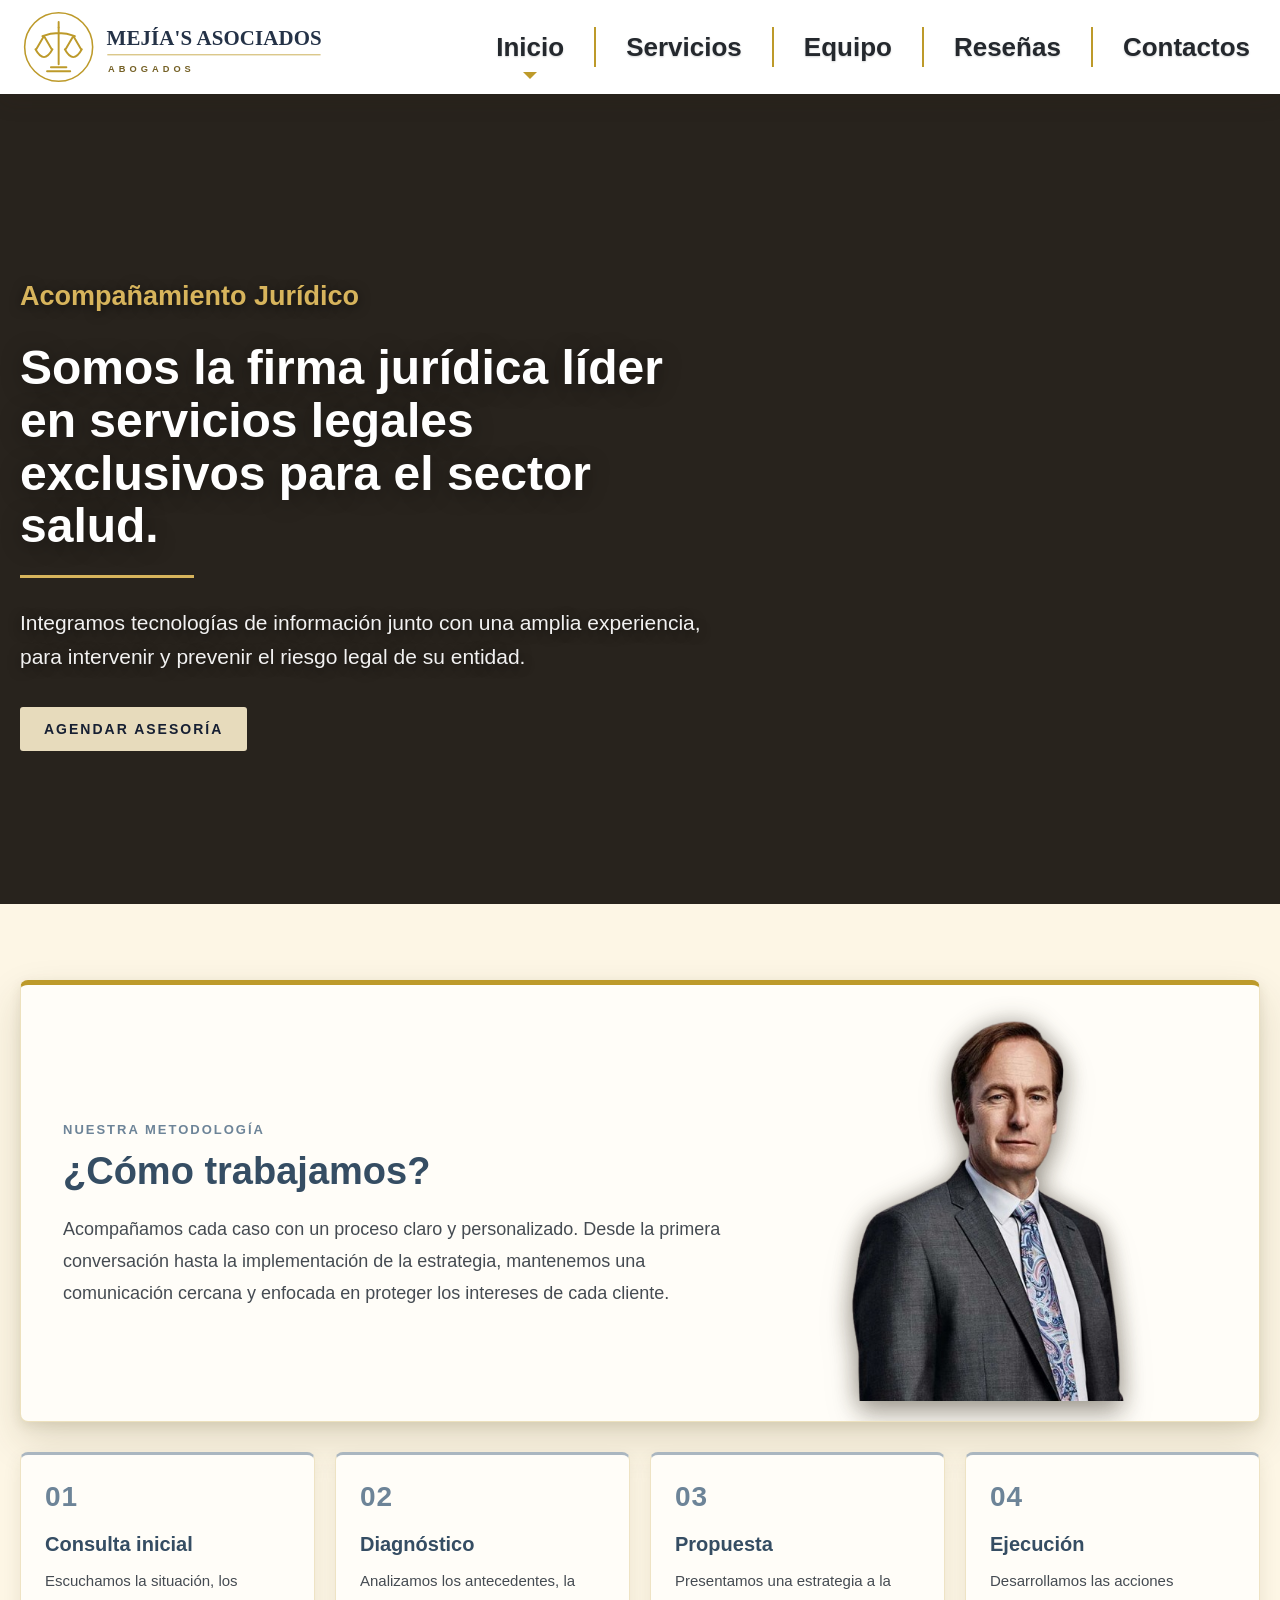
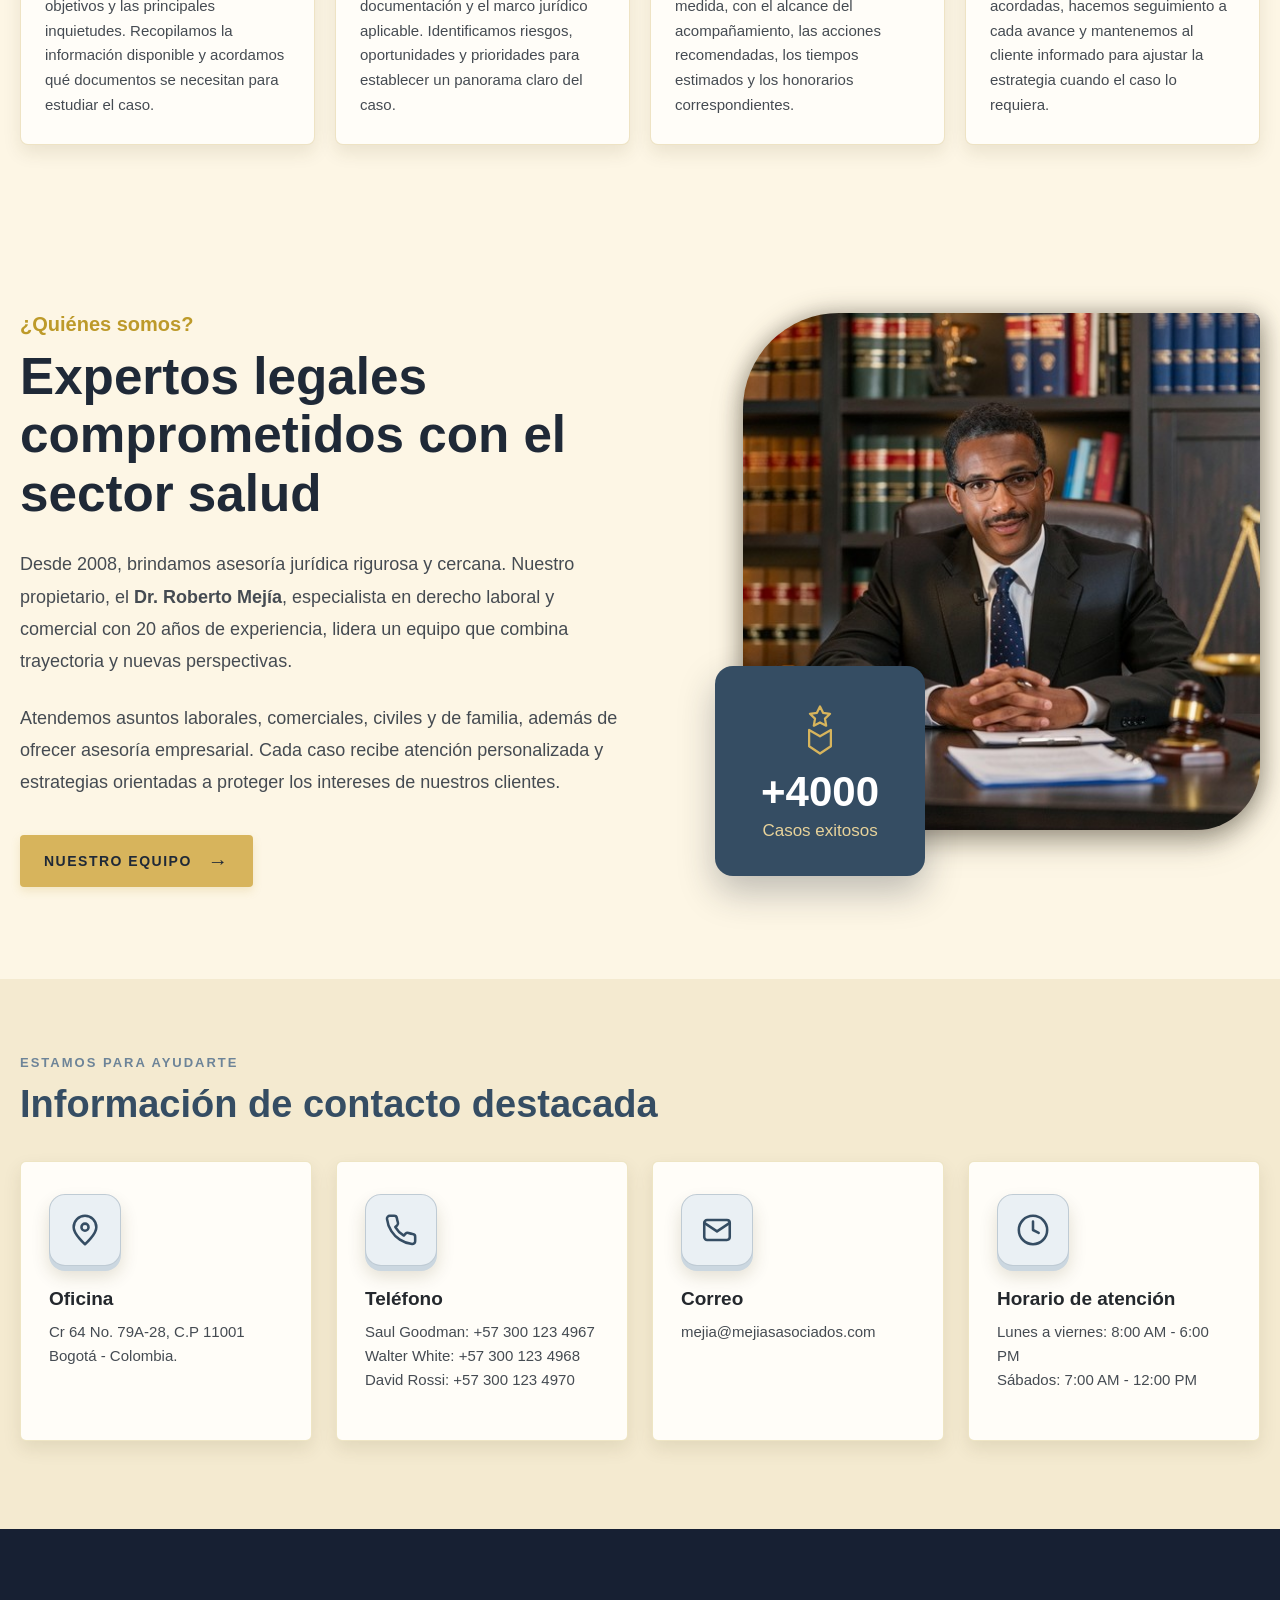
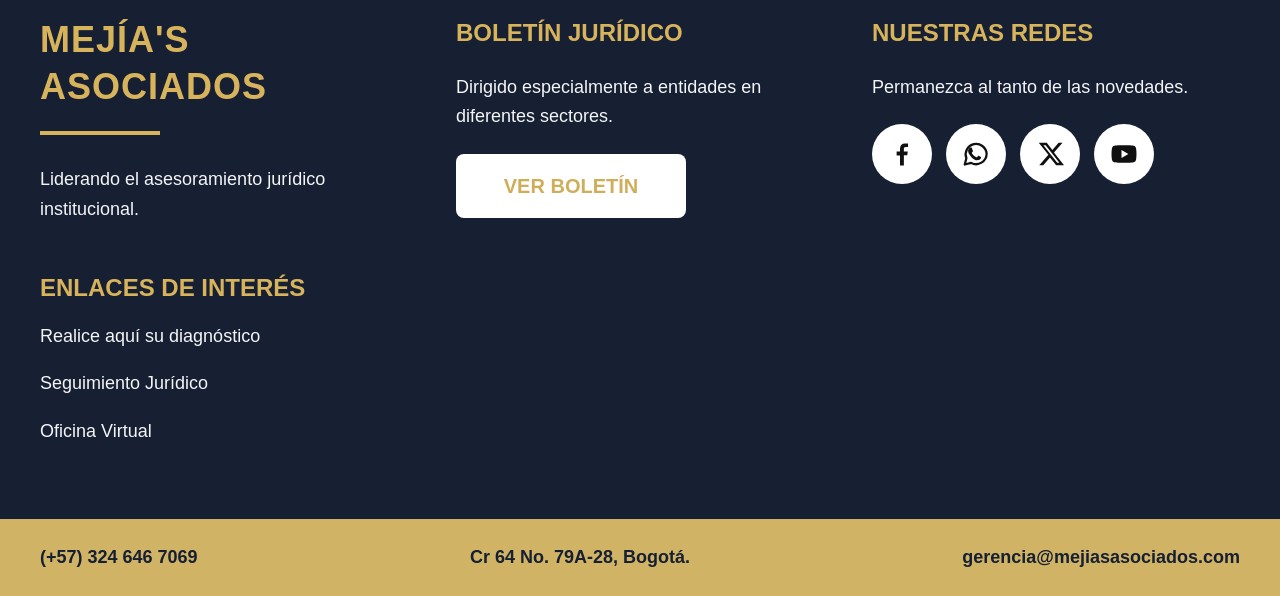
<file: index.html>
<!DOCTYPE html>
<html lang="en">

<head>
    <meta charset="UTF-8">
    <meta name="viewport" content="width=device-width, initial-scale=1.0">
    <title>Mejia's Asociados - Abogados</title>
    <link rel="stylesheet" href="inicio.css">
</head>

<body class="background-video">
    <div class="contenedorPrincipal">
        <div class="barraNavegacion-1-1">
            <img class="img-logoPrincipal" src="./Imagenes/logo-mejias-asociados.svg"
                alt="Mejía's Asociados Abogados">
            <input class="menu-toggle" type="checkbox" id="menu-toggle" aria-label="Abrir menú de navegación">
            <label class="boton-menu" for="menu-toggle" aria-controls="menu-navegacion">
                <span></span>
                <span></span>
                <span></span>
            </label>
            <div class="barraNavegacion-1-2" id="menu-navegacion">
                <h1 class="seccion-actual" aria-current="page">Inicio</h1>
                <div class="separador"></div>
                <h1>Servicios</h1>
                <div class="separador"></div>
                <h1>Equipo</h1>
                <div class="separador"></div>
                <h1>Reseñas</h1>
                <div class="separador"></div>
                <h1>Contactos</h1>
            </div>
        </div>
        <div class="hero">
            <video autoplay muted loop playsinline class="video-fondo">
                <source src="./videos/video-hero.mp4" type="video/mp4">
            </video>
            <div class="hero-contenido">
                <p class="hero-etiqueta">Acompañamiento Jurídico</p>
                <h1>Somos la firma jurídica líder en servicios legales exclusivos para el sector salud.</h1>
                <div class="hero-regla"></div>
                <p style="font-family: Arial, Helvetica, sans-serif;">Integramos tecnologías de información junto con
                    una amplia experiencia, para intervenir y prevenir el
                    riesgo legal de su entidad.</p>
                <a class="hero-boton" href="#contactos">Agendar asesoría</a>
            </div>
        </div>
        <section class="info-comoTrabajamos" id="como-trabajamos" aria-labelledby="titulo-como-trabajamos">
            <div class="seccion-tarjeta">
                <div class="seccion-contenido">
                    <p class="seccion-etiqueta">Nuestra metodología</p>
                    <h2 id="titulo-como-trabajamos">¿Cómo trabajamos?</h2>
                    <p>Acompañamos cada caso con un proceso claro y personalizado. Desde la primera conversación hasta
                        la implementación de la estrategia, mantenemos una comunicación cercana y enfocada en proteger
                        los intereses de cada cliente.</p>
                </div>
                <div class="seccion-imagen">
                    <img src="./Imagenes/abogado1.png" alt="Abogado de Mejia's Asociados">
                </div>
            </div>
            <ol class="proceso-etapas" aria-label="Etapas de nuestro proceso de trabajo">
                <li class="proceso-etapa">
                    <span class="proceso-numero" aria-hidden="true">01</span>
                    <h3>Consulta inicial</h3>
                    <p>Escuchamos la situación, los objetivos y las principales inquietudes. Recopilamos la información
                        disponible y acordamos qué documentos se necesitan para estudiar el caso.</p>
                </li>
                <li class="proceso-etapa">
                    <span class="proceso-numero" aria-hidden="true">02</span>
                    <h3>Diagnóstico</h3>
                    <p>Analizamos los antecedentes, la documentación y el marco jurídico aplicable. Identificamos
                        riesgos, oportunidades y prioridades para establecer un panorama claro del caso.</p>
                </li>
                <li class="proceso-etapa">
                    <span class="proceso-numero" aria-hidden="true">03</span>
                    <h3>Propuesta</h3>
                    <p>Presentamos una estrategia a la medida, con el alcance del acompañamiento, las acciones
                        recomendadas, los tiempos estimados y los honorarios correspondientes.</p>
                </li>
                <li class="proceso-etapa">
                    <span class="proceso-numero" aria-hidden="true">04</span>
                    <h3>Ejecución</h3>
                    <p>Desarrollamos las acciones acordadas, hacemos seguimiento a cada avance y mantenemos al cliente
                        informado para ajustar la estrategia cuando el caso lo requiera.</p>
                </li>
            </ol>
        </section>

        <section class="sobre-nosotros" id="sobre-nosotros" aria-labelledby="titulo-sobre-nosotros">
            <div class="sobre-nosotros-diseno">
                <div class="sobre-nosotros-contenido">
                    <p class="seccion-etiqueta">¿Quiénes somos?</p>
                    <h2 id="titulo-sobre-nosotros">Expertos legales comprometidos con el sector salud</h2>
                    <p>Desde 2008, brindamos asesoría jurídica rigurosa y cercana. Nuestro propietario, el <strong>Dr. Roberto Mejía</strong>, especialista en derecho laboral y comercial con 20 años de experiencia, lidera un equipo que combina trayectoria y nuevas perspectivas.</p>
                    <p>Atendemos asuntos laborales, comerciales, civiles y de familia, además de ofrecer asesoría empresarial. Cada caso recibe atención personalizada y estrategias orientadas a proteger los intereses de nuestros clientes.</p>
                    <a class="sobre-nosotros-boton" href="#contactos">Nuestro equipo <span aria-hidden="true">→</span></a>
                </div>
                <div class="sobre-nosotros-visual">
                    <img src="./Imagenes/abogado2.jpg" alt="Abogado de Mejia's Asociados en su oficina">
                    <div class="sobre-nosotros-casos" aria-label="Más de 4000 casos exitosos">
                        <svg viewBox="0 0 64 64" fill="none" aria-hidden="true">
                            <path d="m32 6 3.4 7 7.7 1.1-5.6 5.4 1.3 7.7-6.8-3.6-6.8 3.6 1.3-7.7-5.6-5.4 7.7-1.1L32 6Z"
                                stroke="currentColor" stroke-width="2.5" stroke-linejoin="round" />
                            <path d="m20 32 12 7 12-7v18l-12 8-12-8V32Z" stroke="currentColor" stroke-width="2.5"
                                stroke-linejoin="round" />
                        </svg>
                        <strong>+4000</strong>
                        <span>Casos exitosos</span>
                    </div>
                </div>
            </div>
        </section>

        <section class="contactos-destacados" id="contactos" aria-labelledby="titulo-contactos">
            <div class="contactos-cabecera">
                <p class="seccion-etiqueta">Estamos para ayudarte</p>
                <h2 id="titulo-contactos">Información de contacto destacada</h2>
            </div>
            <div class="contactos-grid">
                <article class="contacto-card">
                    <div class="contacto-icono" aria-hidden="true">
                        <svg viewBox="0 0 24 24" fill="none" stroke="currentColor" stroke-width="1.8"
                            stroke-linecap="round" stroke-linejoin="round">
                            <path d="M20 10c0 5-8 12-8 12S4 15 4 10a8 8 0 1 1 16 0Z"></path>
                            <circle cx="12" cy="10" r="2.5"></circle>
                        </svg>
                    </div>
                    <h3>Oficina</h3>
                    <p>Cr 64 No. 79A-28, C.P 11001
                        Bogotá - Colombia.</p>
                </article>
                <article class="contacto-card">
                    <div class="contacto-icono" aria-hidden="true">
                        <svg viewBox="0 0 24 24" fill="none" stroke="currentColor" stroke-width="1.8"
                            stroke-linecap="round" stroke-linejoin="round">
                            <path
                                d="M22 16.9v3a2 2 0 0 1-2.2 2 19.8 19.8 0 0 1-8.6-3.1 19.4 19.4 0 0 1-6-6A19.8 19.8 0 0 1 2.1 4.2 2 2 0 0 1 4.1 2h3a2 2 0 0 1 2 1.7c.1 1 .4 2 .7 2.9a2 2 0 0 1-.5 2.1L8 9.9a16 16 0 0 0 6 6l1.2-1.3a2 2 0 0 1 2.1-.5c.9.3 1.9.6 2.9.7a2 2 0 0 1 1.8 2.1Z">
                            </path>
                        </svg>
                    </div>
                    <h3>Teléfono</h3>
                    <p>Saul Goodman: +57 300 123 4967 <br>
                        Walter White: +57 300 123 4968 <br>
                        David Rossi: +57 300 123 4970 <br>

                    </p>
                </article>
                <article class="contacto-card">
                    <div class="contacto-icono" aria-hidden="true">
                        <svg viewBox="0 0 24 24" fill="none" stroke="currentColor" stroke-width="1.8"
                            stroke-linecap="round" stroke-linejoin="round">
                            <rect x="3" y="5" width="18" height="14" rx="2"></rect>
                            <path d="m3 7 9 6 9-6"></path>
                        </svg>
                    </div>
                    <h3>Correo</h3>
                    <p>mejia@mejiasasociados.com</p>
                </article>
                <article class="contacto-card">
                    <div class="contacto-icono" aria-hidden="true">
                        <svg viewBox="0 0 24 24" fill="none" stroke="currentColor" stroke-width="1.8"
                            stroke-linecap="round" stroke-linejoin="round">
                            <circle cx="12" cy="12" r="10"></circle>
                            <path d="M12 6v6l4 2"></path>
                        </svg>
                    </div>
                    <h3>Horario de atención</h3>
                    <p>Lunes a viernes: 8:00 AM - 6:00 PM <br>
                        Sábados: 7:00 AM - 12:00 PM</p>
                </article>
            </div>
        </section>
        <footer class="pie-pagina">
            <div class="pie-pagina-contenido">
                <div class="pie-pagina-marca">
                    <h2>MEJÍA'S ASOCIADOS</h2>
                    <div class="pie-pagina-regla" aria-hidden="true"></div>
                    <p>Liderando el asesoramiento jurídico institucional.</p>
                </div>
                <div class="pie-pagina-boletin">
                    <h2>BOLETÍN JURÍDICO</h2>
                    <p>Dirigido especialmente a entidades en diferentes sectores.</p>
                    <a href="mailto:gerencia@mejiasasociados.com?subject=Bolet%C3%ADn%20jur%C3%ADdico">VER BOLETÍN</a>
                </div>
                <div class="pie-pagina-redes">
                    <h2>NUESTRAS REDES</h2>
                    <p>Permanezca al tanto de las novedades.</p>
                    <div class="pie-pagina-redes-lista">
                        <a href="https://www.facebook.com/" target="_blank" rel="noopener noreferrer"
                            aria-label="Facebook">
                            <svg viewBox="0 0 24 24" aria-hidden="true">
                                <path d="M13.5 21v-8h2.7l.4-3.1h-3.1v-2c0-.9.3-1.5 1.6-1.5h1.7V3.6c-.3 0-1.3-.1-2.4-.1-2.4 0-4 1.5-4 4.2v2.3H7.7v3.1h2.7v8h3.1Z" />
                            </svg>
                        </a>
                        <button type="button" aria-label="WhatsApp">
                            <svg viewBox="0 0 24 24" aria-hidden="true">
                                <path d="M20.5 11.7a8.4 8.4 0 0 1-12.4 7.4L3 20.4l1.3-5a8.4 8.4 0 1 1 16.2-3.7Z" fill="none" stroke="currentColor" stroke-width="1.8" stroke-linejoin="round" />
                                <path d="M8.5 7.8c-.3-.6-.6-.6-.9-.6h-.7c-.3 0-.7.1-1 .5s-1.3 1.3-1.3 3.1 1.3 3.5 1.5 3.7c.2.3 2.5 4 6.1 5.4 3 .1 3.6-.1 4.3-.8s.9-1.4 1-1.7c.1-.3.1-.6-.1-.7l-2.2-1.1c-.3-.1-.5-.2-.7.2l-.9 1.1c-.2.2-.4.3-.7.1a9 9 0 0 1-2.7-1.7 10 10 0 0 1-1.8-2.3c-.2-.3 0-.5.1-.7l.6-.7c.2-.2.2-.4.3-.6.1-.2 0-.5-.1-.7l-1-2.5Z" transform="translate(2 1) scale(.8)" fill="currentColor" />
                            </svg>
                        </button>
                        <a href="https://x.com/" target="_blank" rel="noopener noreferrer" aria-label="X">
                            <svg viewBox="0 0 24 24" aria-hidden="true">
                                <path d="M18.9 3H22l-6.8 7.8L23.2 21h-6.3L12 14.8 6.6 21H3.4l7.3-8.4L3 3h6.4l4.5 5.8L18.9 3Zm-1.1 16h1.7L8.5 4.9H6.7L17.8 19Z" />
                            </svg>
                        </a>
                        <a href="https://www.youtube.com/" target="_blank" rel="noopener noreferrer"
                            aria-label="YouTube">
                            <svg viewBox="0 0 24 24" aria-hidden="true">
                                <path d="M21.6 7.2a2.5 2.5 0 0 0-1.8-1.8C18.2 5 12 5 12 5s-6.2 0-7.8.4a2.5 2.5 0 0 0-1.8 1.8A26 26 0 0 0 2 12a26 26 0 0 0 .4 4.8 2.5 2.5 0 0 0 1.8 1.8C5.8 19 12 19 12 19s6.2 0 7.8-.4a2.5 2.5 0 0 0 1.8-1.8A26 26 0 0 0 22 12a26 26 0 0 0-.4-4.8ZM10 15.2V8.8l5.5 3.2-5.5 3.2Z" />
                            </svg>
                        </a>
                    </div>
                </div>
                <div class="pie-pagina-enlaces">
                    <h2>ENLACES DE INTERÉS</h2>
                    <a href="#contactos">Realice aquí su diagnóstico</a>
                    <a href="#contactos">Seguimiento Jurídico</a>
                    <a href="#contactos">Oficina Virtual</a>
                </div>
            </div>
            <div class="pie-pagina-contacto">
                <div>
                    <a href="tel:+573246467069">(+57) 324 646 7069</a>
                    <span>Cr 64 No. 79A-28, Bogotá.</span>
                    <a href="mailto:gerencia@mejiasasociados.com">gerencia@mejiasasociados.com</a>
                </div>
            </div>
        </footer>
    </div>
    </div>
</body>

</html>
</file>
<file: inicio.css>
* {
    padding: 0px;
    border: 0px;
    margin: 0px;
    box-sizing: border-box;
}

:root {
    --azul-profundo: #354d63;
    --azul-medio: #6d8498;
    --azul-claro: #eaf0f4;
    --texto-principal: #24282d;
    --texto-secundario: #454b52;
}

.contenedorPrincipal {
    display: flex;
    flex-direction: column;
    align-items: stretch;
    padding-top: 94px;
}

.img-logoPrincipal {
    display: block;
    align-self: center;
    width: min(340px, 100%);
    height: auto;
    margin: 8px 0;
}

.barraNavegacion-1-1 {
    position: fixed;
    top: 0;
    left: 0;
    z-index: 100;
    display: grid;
    align-items: center;
    grid-template-columns: 30% 70%;
    width: 100%;
    min-height: 94px;
    background-color: white;
    padding: 0 20px;
    box-shadow: 0 8px 20px rgba(47, 38, 19, 0.14);
}

.botonInicio {
    background-color: #bd9a2a;
    padding: 4px;
    border-radius: 10px 0px 10px 0px;
}

.barraNavegacion-1-2 {
    display: flex;
    flex-direction: row;
    justify-content: center;
    justify-content: flex-end;
    gap: 20px;
    align-items: center;
    font-family: Arial, Helvetica, sans-serif;
    font-size: small;
    color: var(--texto-principal);
}

.menu-toggle {
    position: absolute;
    width: 1px;
    height: 1px;
    overflow: hidden;
    clip: rect(0, 0, 0, 0);
    white-space: nowrap;
    clip-path: inset(50%);
}

.boton-menu {
    display: none;
}

.barraNavegacion-1-2 h1 {
    position: relative;
    cursor: pointer;
    padding: 6px 10px;
    border-radius: 8px;
    text-shadow: 0 1px 2px rgba(36, 40, 45, 0.2);
    transition: background-color 0.3s ease, color 0.3s ease, transform 0.2s ease, box-shadow 0.3s ease;
}

.barraNavegacion-1-2 h1.seccion-actual::after {
    position: absolute;
    bottom: -10px;
    left: 50%;
    width: 0;
    height: 0;
    border-right: 7px solid transparent;
    border-bottom: 0;
    border-left: 7px solid transparent;
    border-top: 7px solid #bd9a2a;
    content: "";
    transform: translateX(-50%);
}

.barraNavegacion-1-2 h1:hover {
    background-color: #bd9a2a;
    /* Fondo dorado al pasar el cursor */
    color: #ffffff;
    /* Texto en blanco para hacer contraste */
    text-shadow: 0 1px 2px rgba(46, 36, 8, 0.3);
    transform: translateY(-2px);
    /* Eleva ligeramente la sección */
    box-shadow: 0px 4px 10px rgba(189, 154, 42, 0.4);
    /* Resplandor/brillo dorado */
}

.separador {
    width: 0;
    border: 1px solid #bd9a2a;
    height: 40px;
}

@media (max-width: 1112px) {
    .contenedorPrincipal {
        padding-top: 0;
    }

    .barraNavegacion-1-1 {
        position: relative;
        display: flex;
        flex-wrap: wrap;
        justify-content: space-between;
        align-items: center;
        padding: 0 20px;
    }

    .img-logoPrincipal {
        margin: 8px 0;
    }

    .boton-menu {
        display: flex;
        flex-direction: column;
        justify-content: center;
        gap: 5px;
        width: 48px;
        height: 48px;
        padding: 12px;
        border: 2px solid #bda146;
        border-radius: 4px;
        background: #bda146;
        cursor: pointer;
        transition: transform 0.2s ease, box-shadow 0.2s ease, background-color 0.2s ease;
    }

    .boton-menu:hover {
        transform: translateY(-3px);
        background-color: #d7b45c;
        box-shadow: 0 6px 16px rgba(189, 154, 42, 0.55);
    }

    .boton-menu span {
        display: block;
        width: 100%;
        height: 2px;
        background: #fffcfc;
        transition: transform 0.5s ease, opacity 0.2s ease;
    }

    .menu-toggle:focus-visible + .boton-menu {
        outline: 3px solid rgba(189, 154, 42, 0.55);
        outline-offset: 3px;
    }

    .barraNavegacion-1-2 {
        position: absolute;
        top: 100%;
        right: 16px;
        z-index: 10;
        display: none;
        flex-direction: column;
        align-items: stretch;
        gap: 2px;
        width: min(320px, calc(100vw - 32px));
        padding: 10px;
        background: #b5b4a7;
        box-shadow: 0 10px 24px rgba(0, 0, 0, 0.18);
    }

    .menu-toggle:checked ~ .barraNavegacion-1-2 {
        display: flex;
    }

    .barraNavegacion-1-2 h1 {
        padding: 12px;
        font-size: 16px;
    }

    .barraNavegacion-1-2 h1.seccion-actual::after {
        bottom: 2px;
    }

    .separador {
        display: none;
    }

    .menu-toggle:checked + .boton-menu span:first-child {
        transform: translateY(7px) rotate(45deg);
    }

    .menu-toggle:checked + .boton-menu span:nth-child(2) {
        opacity: 0;
    }

    .menu-toggle:checked + .boton-menu span:last-child {
        transform: translateY(-7px) rotate(-45deg);
    }
}

.hero {
    position: relative;
    z-index: 1;
    display: flex;
    align-items: center;
    justify-content: flex-start;
    width: 100%;
    min-height: 90vh;
    padding: 10px 20px;
    overflow: hidden;
    color: #ffffff;
    background: #28231d;
    transition: transform 0.3s ease, box-shadow 0.3s ease;
}

.hero:hover {
    z-index: 2;
    transform: translateY(-8px);
    box-shadow: 0 28px 52px rgba(40, 35, 29, 0.38);
}

.video-fondo {
    position: absolute;
    top: 0;
    left: 0;
    width: 100%;
    height: 100%;
    object-fit: cover;
    z-index: 1;
    filter: blur(8px) brightness(0.5);
    /* Tu difuminado y oscurecimiento juntos */
}


.hero-contenido {
    position: relative;
    z-index: 3;
    display: flex;
    flex-direction: column;
    align-items: flex-start;
    width: min(760px, 100%);
    color: #ffffff;
    text-align: left;
}

.hero-contenido .hero-etiqueta {
    margin-bottom: 24px;
    color: #d7b45c;
    font-size: 27px;
    font-family: Arial, Helvetica, sans-serif;
    font-weight: 700;
}

.hero-contenido h1 {
    font-family: Arial, Helvetica, sans-serif;
    max-width: 700px;
    font-size: 48px;
    font-weight: 800;
    line-height: 1.1;
    text-shadow: 0 3px 22px rgba(0, 0, 0, 0.4);
}

.hero-contenido p {
    max-width: 720px;
    margin-top: 28px;
    color: rgba(255, 255, 255, 0.94);
    font-size: 21px;
    line-height: 1.6;
    text-shadow: 0 2px 12px rgba(0, 0, 0, 0.55);
}

.hero-regla {
    width: 174px;
    height: 3px;
    margin-top: 22px;
    background: #d7b45c;
}

.hero-boton {
    display: inline-flex;
    align-items: center;
    gap: 12px;
    margin-top: 34px;
    padding: 14px 24px;
    border-radius: 3px;
    background: #e7dbbc;
    color: #172033;
    font-family: Arial, Helvetica, sans-serif;
    font-size: 14px;
    font-weight: 800;
    letter-spacing: 2px;
    text-decoration: none;
    text-transform: uppercase;
    transition: background-color 0.3s ease, color 0.3s ease, transform 0.2s ease, box-shadow 0.3s ease;
}

.hero-boton:hover {
    transform: translateY(-2px);
    background: #bd9a2a;
    box-shadow: 0px 4px 10px rgba(189, 154, 42, 0.4);
    color: white;

}

@media (max-width: 700px) {
    .hero {
        min-height: 500px;
        padding: 56px 20px;
    }

    .hero-contenido h1 {
        font-size: 38px;
    }

    .hero-contenido .hero-etiqueta {
        margin-bottom: 18px;
        font-size: 22px;
    }

    .hero-contenido p {
        margin-top: 22px;
        font-size: 17px;
    }

    .hero-boton {
        margin-top: 26px;
    }
}

@media (max-width: 368px) { 

    .img-logoPrincipal {
        width: 200px;
        margin: 8px 0;
    }

}

.info-comoTrabajamos,
.sobre-nosotros {
    padding: 76px 20px;
    background: #fdf6e5;
    color: var(--texto-principal);
    font-family: Arial, Helvetica, sans-serif;
}

.seccion-tarjeta {
    display: grid;
    grid-template-columns: minmax(0, 1.2fr) minmax(260px, 0.8fr);
    align-items: center;
    gap: 32px;
    padding: 36px 42px 10px;
    overflow: hidden;
    border: 1px solid rgba(189, 154, 42, 0.28);
    border-top: 5px solid #bd9a2a;
    border-radius: 8px;
    background: #fffdf8;
    box-shadow: 0 18px 40px rgba(69, 54, 14, 0.16), 0 4px 12px rgba(69, 54, 14, 0.1);
    transition: transform 0.3s ease, box-shadow 0.3s ease, border-color 0.3s ease;
}

.seccion-tarjeta:hover {
    transform: translateY(-8px);
    border-color: rgba(189, 154, 42, 0.55);
    box-shadow: 0 28px 52px rgba(69, 54, 14, 0.24), 0 10px 22px rgba(69, 54, 14, 0.16);
}

.proceso-etapas {
    display: grid;
    grid-template-columns: repeat(4, minmax(0, 1fr));
    gap: 20px;
    margin-top: 30px;
    padding: 0;
    list-style: none;
}

.proceso-etapa {
    min-height: 250px;
    padding: 26px 24px;
    border: 1px solid rgba(189, 154, 42, 0.25);
    border-top: 3px solid rgba(109, 132, 152, 0.58);
    border-radius: 8px;
    background: #fffdf8;
    box-shadow: 0 8px 18px rgba(69, 54, 14, 0.1);
    transition: transform 0.25s ease, box-shadow 0.25s ease, border-color 0.25s ease;
}

.proceso-etapa:hover {
    transform: translateY(-6px);
    border-color: var(--azul-medio);
    box-shadow: 0 8px 20px rgba(109, 132, 152, 0.2), 0 18px 30px rgba(69, 54, 14, 0.14);
}

.proceso-numero {
    display: inline-block;
    margin-bottom: 18px;
    color: var(--azul-medio);
    font-size: 28px;
    font-weight: 800;
    letter-spacing: 1px;
}

.proceso-etapa h3 {
    color: var(--azul-profundo);
    font-size: 20px;
    line-height: 1.3;
}

.proceso-etapa p {
    margin-top: 12px;
    color: var(--texto-secundario);
    font-size: 15px;
    line-height: 1.65;
}

.seccion-contenido,
.contactos-cabecera,
.contactos-grid {
    width: 100%;
    margin: 0;
}

.seccion-etiqueta {
    margin-bottom: 12px;
    color: var(--azul-medio);
    font-size: 13px;
    font-weight: 800;
    letter-spacing: 2px;
    text-transform: uppercase;
}

.seccion-contenido h2,
.contactos-cabecera h2 {
    color: var(--azul-profundo);
    font-size: 38px;
    line-height: 1.2;
}

.seccion-contenido > p:not(.seccion-etiqueta) {
    max-width: 850px;
    margin-top: 18px;
    color: var(--texto-secundario);
    font-size: 18px;
    line-height: 1.8;
}

.seccion-imagen {
    display: flex;
    align-items: flex-end;
    justify-content: center;
    align-self: stretch;
    min-width: 0;
}

.seccion-imagen img {
    display: block;
    width: min(100%, 390px);
    height: 390px;
    object-fit: contain;
    object-position: center bottom;
    filter: drop-shadow(0 0 12px rgba(46, 38, 23, 0.38)) drop-shadow(0 14px 12px rgba(46, 38, 23, 0.28));
    transform: translateY(-10px);
    transition: transform 0.3s ease, filter 0.3s ease;
}

.sobre-nosotros .seccion-tarjeta {
    grid-template-columns: minmax(0, 1fr);
}

.sobre-nosotros .seccion-contenido {
    padding: 76px 20px;
    background: #fffdf8;
    font-family: Arial, Helvetica, sans-serif;
}

.sobre-nosotros-diseno {
    display: grid;
    grid-template-columns: minmax(0, 1fr) minmax(320px, 0.9fr);
    align-items: center;
    gap: clamp(36px, 7vw, 96px);
    width: min(1320px, 100%);
    margin: 0 auto;
}

.sobre-nosotros-contenido {
    padding: 16px 0;
}

.sobre-nosotros-contenido .seccion-etiqueta {
    color: #bd9a2a;
    font-size: 20px;
    letter-spacing: 0;
    text-transform: none;
}

.sobre-nosotros-contenido h2 {
    max-width: 660px;
    color: #1f2937;
    font-size: clamp(34px, 4vw, 52px);
    font-weight: 800;
    line-height: 1.15;
}

.sobre-nosotros-contenido > p:not(.seccion-etiqueta) {
    max-width: 680px;
    margin-top: 24px;
    color: var(--texto-secundario);
    font-size: 18px;
    line-height: 1.8;
}

.sobre-nosotros-boton {
    display: inline-flex;
    align-items: center;
    gap: 16px;
    margin-top: 36px;
    padding: 16px 24px;
    border-radius: 4px;
    background: #d7b45c;
    color: #1f2937;
    box-shadow: 0 4px 10px rgba(189, 154, 42, 0.18);
    font-size: 14px;
    font-weight: 800;
    letter-spacing: 1.5px;
    text-decoration: none;
    text-transform: uppercase;
    transition: transform 0.2s ease, background-color 0.2s ease, color 0.2s ease, box-shadow 0.2s ease;
}

.sobre-nosotros-boton:hover {
    transform: translateY(-2px);
    background: #bd9a2a;
    color: #ffffff;
    box-shadow: 0 4px 10px rgba(189, 154, 42, 0.4);
}

.sobre-nosotros-boton span {
    font-size: 20px;
    line-height: 1;
}

.sobre-nosotros-visual {
    position: relative;
    min-width: 0;
    padding: 0 0 36px 28px;
}

.sobre-nosotros-visual > img {
    display: block;
    width: 100%;
    aspect-ratio: 1 / 1;
    border-radius: 96px 8px 64px 8px;
    object-fit: cover;
    filter: drop-shadow(0 0 12px rgba(46, 38, 23, 0.38)) drop-shadow(0 14px 12px rgba(46, 38, 23, 0.28));
    transform: translateY(-10px);
    transition: transform 0.3s ease, filter 0.3s ease;
}

.sobre-nosotros-visual > img:hover {
    filter: drop-shadow(0 0 20px rgba(46, 38, 23, 0.58)) drop-shadow(0 24px 20px rgba(46, 38, 23, 0.38));
    transform: translateY(-20px);
}

.sobre-nosotros-casos {
    position: absolute;
    bottom: 0;
    left: 0;
    display: flex;
    flex-direction: column;
    align-items: center;
    justify-content: center;
    width: 210px;
    min-height: 210px;
    padding: 22px;
    border-radius: 18px;
    background: var(--azul-profundo);
    color: #ffffff;
    text-align: center;
    box-shadow: 0 16px 36px rgba(31, 41, 55, 0.28);
}

.sobre-nosotros-casos svg {
    width: 58px;
    height: 58px;
    margin-bottom: 12px;
    color: #d7b45c;
}

.sobre-nosotros-casos strong {
    font-size: 42px;
    line-height: 1;
}

.sobre-nosotros-casos span {
    margin-top: 8px;
    color: #e7d29a;
    font-size: 17px;
}

.seccion-imagen img:hover,
.seccion-tarjeta:hover .seccion-imagen img {
    filter: drop-shadow(0 0 20px rgba(46, 38, 23, 0.58)) drop-shadow(0 24px 20px rgba(46, 38, 23, 0.38));
    transform: translateY(-20px);
}

.contactos-destacados {
    position: relative;
    z-index: 1;
    padding: 76px 20px 88px;
    background: #f4ead0;
    font-family: Arial, Helvetica, sans-serif;
    transition: transform 0.3s ease, box-shadow 0.3s ease;
}

.contactos-destacados:hover {
    z-index: 2;
    transform: translateY(-8px);
    box-shadow: 0 28px 52px rgba(69, 54, 14, 0.24);
}

.contactos-cabecera {
    margin-bottom: 34px;
}

.contactos-grid {
    display: grid;
    grid-template-columns: repeat(4, minmax(0, 1fr));
    gap: 24px;
}

.contacto-card {
    min-height: 280px;
    padding: 32px 28px;
    border: 1px solid rgba(189, 154, 42, 0.25);
    border-radius: 6px;
    background: #fffdf8;
    color: var(--texto-principal);
    box-shadow: 0 8px 18px rgba(69, 54, 14, 0.1);
    transition: transform 0.25s ease, box-shadow 0.25s ease, border-color 0.25s ease;
}

.contacto-card:hover {
    transform: translateY(-8px);
    border-color: #bd9a2a;
    background: #fffaf0;
    box-shadow: 0 8px 20px rgba(189, 154, 42, 0.38), 0 20px 34px rgba(69, 54, 14, 0.16);
}

.contacto-icono {
    display: grid;
    width: 72px;
    height: 72px;
    margin-bottom: 22px;
    place-items: center;
    border: 1px solid rgba(109, 132, 152, 0.35);
    border-radius: 16px;
    background: var(--azul-claro);
    color: var(--azul-profundo);
    box-shadow: 0 5px 0 #cbd7e0, 0 10px 18px rgba(69, 54, 14, 0.16);
    transition: transform 0.25s ease, box-shadow 0.25s ease, background-color 0.25s ease;
}

.contacto-icono svg {
    width: 34px;
    height: 34px;
}

.contacto-card:hover .contacto-icono {
    transform: translateY(-4px) rotate(-4deg);
    background: var(--azul-medio);
    color: #ffffff;
    box-shadow: 0 8px 0 var(--azul-profundo), 0 15px 22px rgba(109, 132, 152, 0.32);
}

.contacto-card h3 {
    color: var(--texto-principal);
    font-size: 19px;
}

.contacto-card p {
    max-width: 100%;
    margin-top: 10px;
    color: var(--texto-secundario);
    font-size: 15px;
    line-height: 1.6;
    overflow-wrap: anywhere;
}

.pie-pagina {
    background: #172033;
    color: #f4f5f7;
    font-family: Arial, Helvetica, sans-serif;
}

.pie-pagina-contenido {
    display: grid;
    grid-template-columns: 1.2fr 1.2fr 1.2fr;
    gap: 48px;
    width: min(1440px, 100%);
    margin: 0 auto;
    padding: 88px 40px 72px;
}

.pie-pagina-contenido h2 {
    margin-bottom: 24px;
    color: #d7b45c;
    font-size: 24px;
    line-height: 1.3;
}

.pie-pagina-contenido p,
.pie-pagina-enlaces a {
    color: #f4f5f7;
    font-size: 18px;
    line-height: 1.65;
}

.pie-pagina-marca h2 {
    margin-bottom: 20px;
    font-size: 36px;
    letter-spacing: 1px;
}

.pie-pagina-regla {
    width: 120px;
    height: 4px;
    margin-bottom: 30px;
    background: #d7b45c;
}

.pie-pagina-boletin p,
.pie-pagina-redes p {
    margin-bottom: 22px;
}

.pie-pagina-boletin > a {
    display: inline-flex;
    align-items: center;
    justify-content: center;
    min-width: 230px;
    min-height: 64px;
    padding: 14px 24px;
    border-radius: 8px;
    background: #ffffff;
    color: #d0ae59;
    font-size: 20px;
    font-weight: 700;
    text-decoration: none;
    transition: transform 0.2s ease, background-color 0.2s ease, box-shadow 0.2s ease;
}

.pie-pagina-boletin > a:hover {
    transform: translateY(-3px);
    background: #f7f0df;
    box-shadow: 0 8px 20px rgba(215, 180, 92, 0.24);
}

.pie-pagina-redes-lista {
    display: flex;
    flex-wrap: wrap;
    gap: 14px;
}

.pie-pagina-redes-lista a,
.pie-pagina-redes-lista button {
    display: grid;
    width: 60px;
    height: 60px;
    place-items: center;
    padding: 0;
    border: 0;
    border-radius: 50%;
    background: #ffffff;
    color: #101010;
    font: inherit;
    cursor: pointer;
    transition: transform 0.2s ease, background-color 0.2s ease, color 0.2s ease;
}

.pie-pagina-redes-lista a:hover,
.pie-pagina-redes-lista button:hover {
    transform: translateY(-4px);
    background: #d7b45c;
    color: #172033;
}

.pie-pagina-redes-lista a svg,
.pie-pagina-redes-lista button svg {
    width: 30px;
    height: 30px;
    fill: currentColor;
}

.pie-pagina-enlaces {
    display: flex;
    flex-direction: column;
    align-items: flex-start;
    gap: 18px;
}

.pie-pagina-enlaces h2 {
    margin-bottom: 0;
}

.pie-pagina-enlaces a,
.pie-pagina-contacto a {
    text-decoration: none;
}

.pie-pagina-enlaces a:hover {
    color: #d7b45c;
}

.pie-pagina-contacto {
    background: #d0b365;
    color: #172033;
}

.pie-pagina-contacto > div {
    display: flex;
    flex-wrap: wrap;
    justify-content: space-between;
    gap: 16px 32px;
    width: min(1440px, 100%);
    margin: 0 auto;
    padding: 28px 40px;
}

.pie-pagina-contacto a,
.pie-pagina-contacto span {
    color: #172033;
    font-size: 18px;
    font-weight: 700;
}

@media (max-width: 900px) {
    .contactos-grid {
        grid-template-columns: repeat(2, minmax(0, 1fr));
    }

    .proceso-etapas {
        grid-template-columns: repeat(2, minmax(0, 1fr));
    }

    .pie-pagina-contenido {
        grid-template-columns: repeat(2, minmax(0, 1fr));
        gap: 44px 32px;
    }
}

@media (max-width: 712px) {
    .seccion-tarjeta {
        grid-template-columns: minmax(0, 1fr);
        gap: 20px;
        padding: 28px 28px 10px;
    }

    .sobre-nosotros-diseno {
        grid-template-columns: 1fr;
        gap: 32px;
    }

    .sobre-nosotros-contenido {
        padding: 0;
    }

    .sobre-nosotros-visual {
        width: min(100%, 520px);
        margin: 0 auto;
    }

    .pie-pagina-contenido {
        grid-template-columns: 1fr;
        gap: 36px;
        padding: 56px 24px;
    }

    .pie-pagina-marca h2 {
        font-size: 30px;
    }

    .pie-pagina-contacto > div {
        flex-direction: column;
        padding: 24px;
    }

    .proceso-etapa {
        min-height: 0;
    }

    .seccion-imagen {
        max-height: 300px;
    }

    .seccion-imagen img {
        width: min(100%, 300px);
        height: 300px;
    }
}

@media (max-width: 600px) {
    .info-comoTrabajamos,
    .sobre-nosotros,
    .contactos-destacados {
        padding: 56px 20px;
    }

    .seccion-contenido h2,
    .contactos-cabecera h2 {
        font-size: 30px;
    }

    .sobre-nosotros {
        padding: 56px 20px;
    }

    .sobre-nosotros-contenido h2 {
        font-size: 34px;
    }

    .sobre-nosotros-contenido > p:not(.seccion-etiqueta) {
        margin-top: 18px;
        font-size: 16px;
    }

    .sobre-nosotros-visual {
        padding: 0 0 30px 18px;
    }

    .sobre-nosotros-visual > img {
        border-radius: 64px 8px 44px 8px;
    }

    .sobre-nosotros-casos {
        width: 150px;
        min-height: 150px;
        padding: 16px;
        border-radius: 14px;
    }

    .sobre-nosotros-casos svg {
        width: 40px;
        height: 40px;
        margin-bottom: 8px;
    }

    .sobre-nosotros-casos strong {
        font-size: 32px;
    }

    .sobre-nosotros-casos span {
        font-size: 14px;
    }

    .seccion-tarjeta {
        grid-template-columns: minmax(0, 1fr);
        gap: 8px;
        padding: 20px 20px 10px;
    }

    .proceso-etapas {
        grid-template-columns: 1fr;
        gap: 14px;
        margin-top: 20px;
    }

    .proceso-etapa {
        padding: 22px;
    }

    .seccion-imagen {
        display: none;
    }

    .seccion-contenido {
        grid-column: 1;
        grid-row: 1;
        padding: 14px 0 0;
    }

    .contactos-grid {
        grid-template-columns: 1fr;
        justify-items: center;
        gap: 16px;
    }

    .contacto-card {
        display: flex;
        flex-direction: column;
        align-items: center;
        justify-content: center;
        width: min(100%, 340px);
        aspect-ratio: 1;
        min-height: auto;
        text-align: center;
    }
}

@media (prefers-reduced-motion: reduce) {
    .hero,
    .contactos-destacados {
        transition: none;
    }

    .hero:hover,
    .contactos-destacados:hover {
        transform: none;
    }

    .seccion-tarjeta {
        transition: none;
    }

    .seccion-tarjeta:hover {
        transform: none;
    }

    .seccion-imagen img {
        transition: none;
    }

    .seccion-imagen img:hover,
    .seccion-tarjeta:hover .seccion-imagen img {
        filter: drop-shadow(0 0 12px rgba(46, 38, 23, 0.38)) drop-shadow(0 14px 12px rgba(46, 38, 23, 0.28));
        transform: translateY(-10px);
    }

    .contacto-card,
    .contacto-icono,
    .proceso-etapa {
        transition: none;
    }

    .contacto-card:hover,
    .contacto-card:hover .contacto-icono,
    .proceso-etapa:hover {
        transform: none;
    }

    .sobre-nosotros-boton,
    .sobre-nosotros-visual > img {
        transition: none;
    }

    .sobre-nosotros-boton:hover,
    .sobre-nosotros-visual > img:hover {
        transform: none;
    }

    .sobre-nosotros-visual > img:hover {
        filter: drop-shadow(0 0 12px rgba(46, 38, 23, 0.38)) drop-shadow(0 14px 12px rgba(46, 38, 23, 0.28));
    }
}

@media (max-width: 600px) {
    .barraNavegacion-1-1 {
        padding-right: 20px;
        padding-left: 20px;
    }
}
</file>
